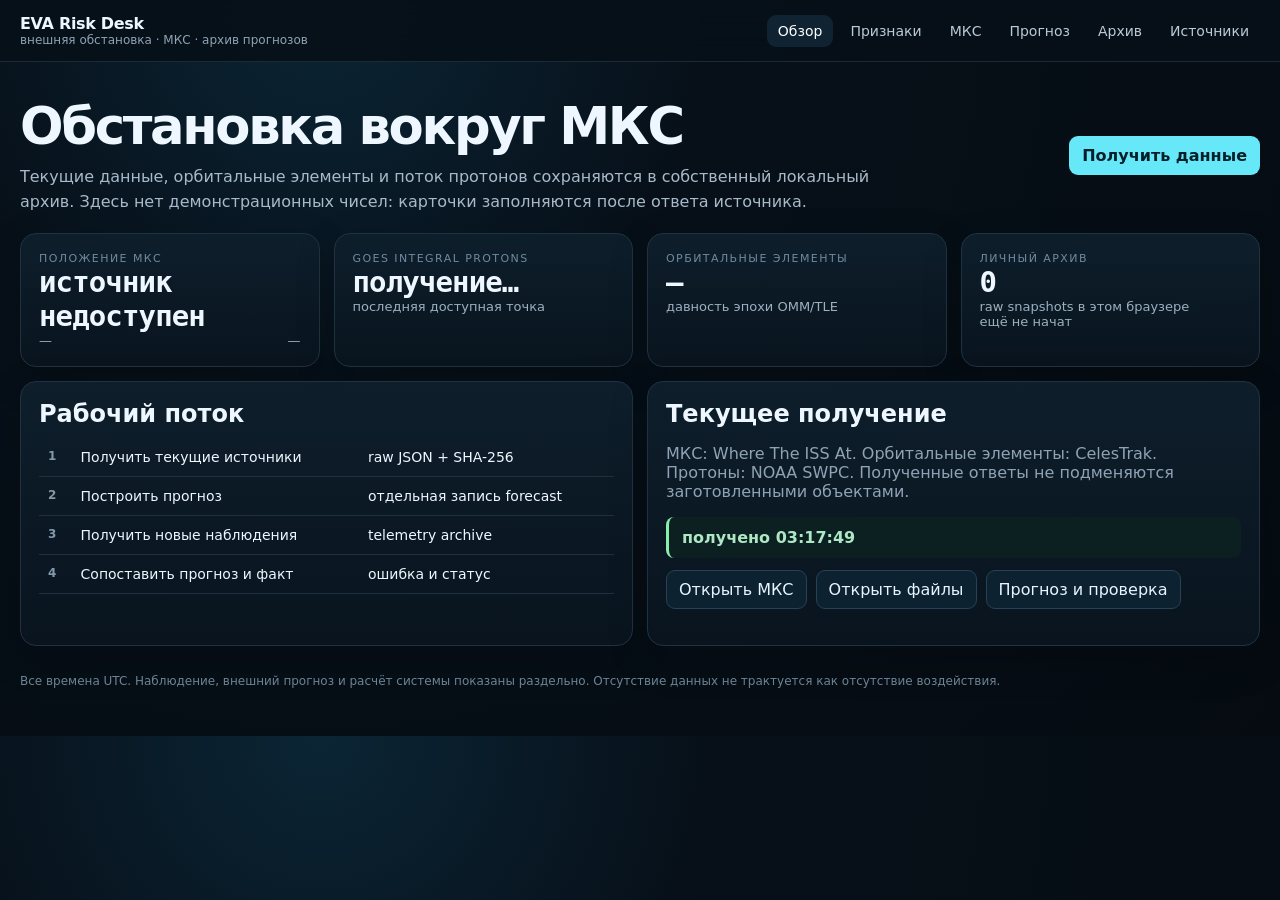
<file: site/index.html>
<!doctype html><html lang="ru"><head><meta charset="utf-8"><meta name="viewport" content="width=device-width,initial-scale=1"><title>Обзор · EVA Risk Desk</title><meta name="description" content="Аналитический сервис внешних рисков ВКД на МКС"><link rel="stylesheet" href="app.css"></head><body data-page="home"><header class="top"><div class="topin"><div><div class="brand">EVA Risk Desk</div><div class="sub">внешняя обстановка · МКС · архив прогнозов</div></div><nav>
<a data-page="home" href="index.html">Обзор</a>
<a data-page="factors" href="factors.html">Признаки</a>
<a data-page="iss" href="iss.html">МКС</a>
<a data-page="analysis" href="analysis.html">Прогноз</a>
<a data-page="archive" href="archive.html">Архив</a>
<a data-page="sources" href="sources.html">Источники</a>
</nav></div></header><div class="shell"><section class="hero"><div class="row"><div><h1>Обстановка вокруг МКС</h1><p>Текущие данные, орбитальные элементы и поток протонов сохраняются в собственный локальный архив. Здесь нет демонстрационных чисел: карточки заполняются после ответа источника.</p></div><button class="primary" data-collect>Получить данные</button></div><div id="collect-status" class="status"></div></section>
<section class="grid g4">
<div class="card"><div class="k">Положение МКС</div><div id="iss-pos" class="big mono">получение…</div><div class="row"><span id="iss-alt" class="status">—</span><span id="iss-speed" class="status">—</span></div><div id="iss-time" class="status"></div></div>
<div class="card"><div class="k">GOES integral protons</div><div id="proton-value" class="big mono">получение…</div><div class="status">последняя доступная точка</div><div id="proton-time" class="status"></div></div>
<div class="card"><div class="k">Орбитальные элементы</div><div id="omm-age" class="big mono">—</div><div class="status">давность эпохи OMM/TLE</div><div id="omm-epoch" class="status"></div></div>
<div class="card"><div class="k">Личный архив</div><div id="archive-count" class="big mono">0</div><div class="status">raw snapshots в этом браузере</div><div id="archive-since" class="status"></div></div>
</section>
<section class="grid g2" style="margin-top:14px">
<div class="card"><h2>Рабочий поток</h2><table><tr><th>1</th><td>Получить текущие источники</td><td>raw JSON + SHA-256</td></tr><tr><th>2</th><td>Построить прогноз</td><td>отдельная запись forecast</td></tr><tr><th>3</th><td>Получить новые наблюдения</td><td>telemetry archive</td></tr><tr><th>4</th><td>Сопоставить прогноз и факт</td><td>ошибка и статус</td></tr></table></div>
<div class="card"><h2>Текущее получение</h2><p class="muted">МКС: Where The ISS At. Орбитальные элементы: CelesTrak. Протоны: NOAA SWPC. Полученные ответы не подменяются заготовленными объектами.</p><div class="notice ok"><b id="refresh-state">подключение к источникам…</b></div><div class="toolbar"><a class="btn" href="iss.html">Открыть МКС</a><a class="btn" href="archive.html">Открыть файлы</a><a class="btn" href="analysis.html">Прогноз и проверка</a></div></div>
</section><div class="footer">Все времена UTC. Наблюдение, внешний прогноз и расчёт системы показаны раздельно. Отсутствие данных не трактуется как отсутствие воздействия.</div></div><script src="app.js"></script></body></html>
</file>
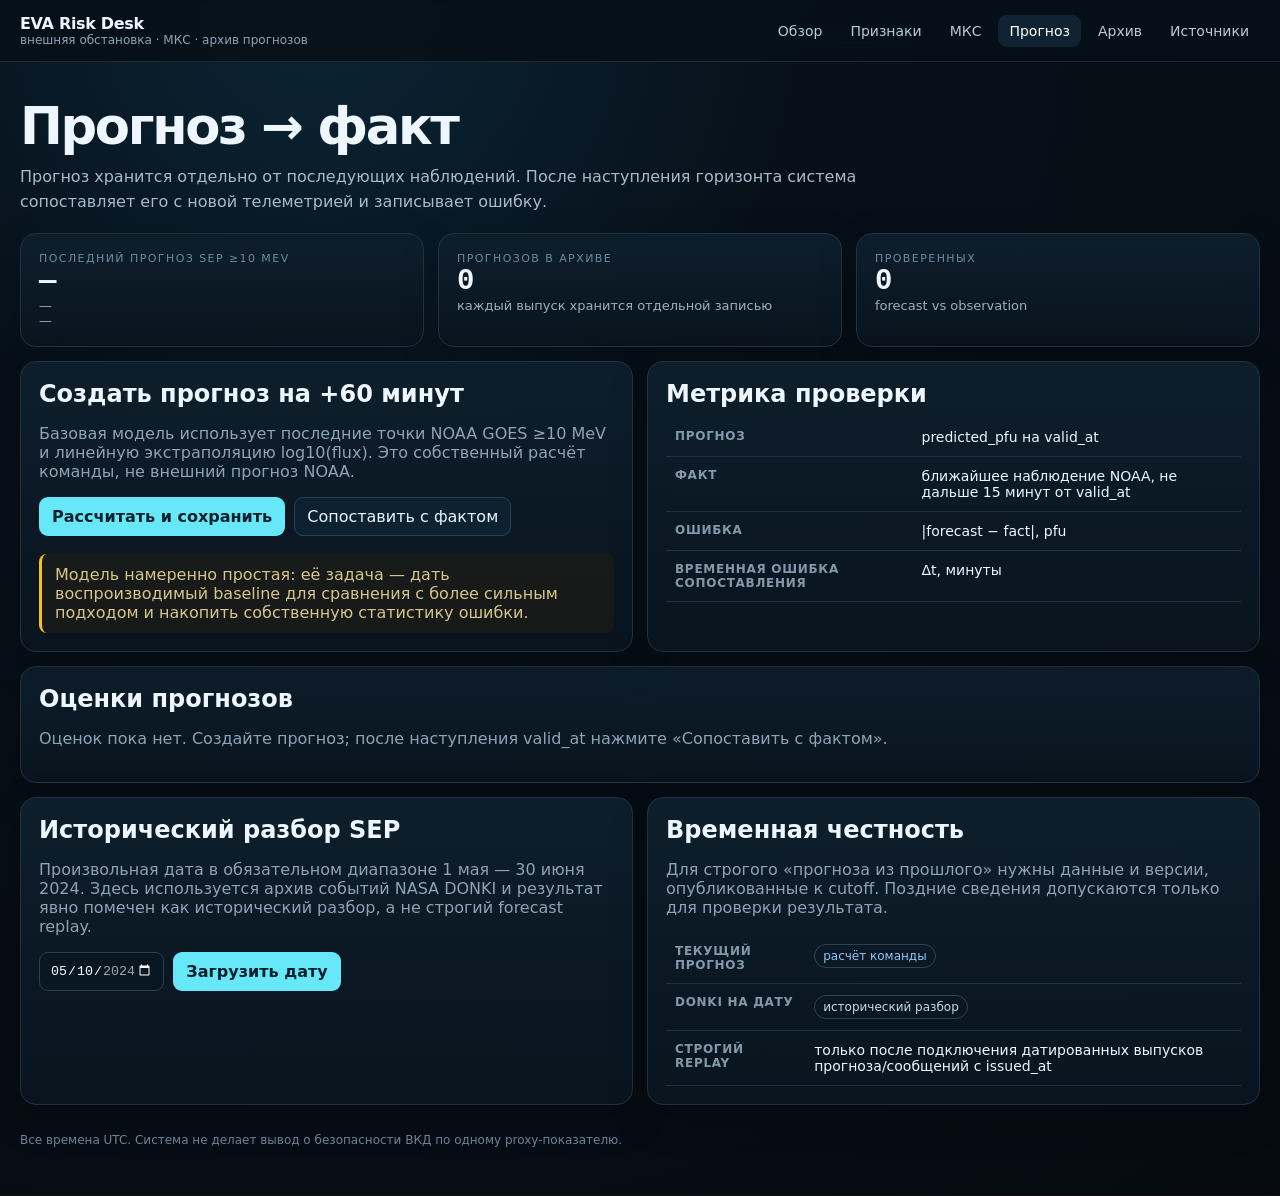
<file: site/analysis.html>
<!doctype html><html lang="ru"><head><meta charset="utf-8"><meta name="viewport" content="width=device-width,initial-scale=1"><title>Прогноз · EVA Risk Desk</title><meta name="description" content="Прогноз и проверка по фактическим данным"><link rel="stylesheet" href="app.css"></head><body data-page="analysis"><header class="top"><div class="topin"><div><div class="brand">EVA Risk Desk</div><div class="sub">внешняя обстановка · МКС · архив прогнозов</div></div><nav><a data-page="home" href="index.html">Обзор</a><a data-page="factors" href="factors.html">Признаки</a><a data-page="iss" href="iss.html">МКС</a><a data-page="analysis" href="analysis.html">Прогноз</a><a data-page="archive" href="archive.html">Архив</a><a data-page="sources" href="sources.html">Источники</a></nav></div></header><div class="shell">
<section class="hero"><h1>Прогноз → факт</h1><p>Прогноз хранится отдельно от последующих наблюдений. После наступления горизонта система сопоставляет его с новой телеметрией и записывает ошибку.</p></section>
<section class="grid g3">
<div class="card"><div class="k">Последний прогноз SEP ≥10 MeV</div><div id="forecast-value" class="big mono">—</div><div id="forecast-valid" class="status">—</div><div id="forecast-model" class="status">—</div></div>
<div class="card"><div class="k">Прогнозов в архиве</div><div id="forecast-count" class="big mono">0</div><div class="status">каждый выпуск хранится отдельной записью</div></div>
<div class="card"><div class="k">Проверенных</div><div id="eval-count" class="big mono">0</div><div class="status">forecast vs observation</div></div>
</section>
<section class="grid g2" style="margin-top:14px">
<div class="card"><h2>Создать прогноз на +60 минут</h2><p class="muted">Базовая модель использует последние точки NOAA GOES ≥10 MeV и линейную экстраполяцию log10(flux). Это собственный расчёт команды, не внешний прогноз NOAA.</p><div class="toolbar"><button class="primary" onclick="createSEPForecast()">Рассчитать и сохранить</button><button onclick="evaluateForecasts()">Сопоставить с фактом</button></div><div id="forecast-state" class="status"></div><div id="eval-state" class="status"></div><div class="notice">Модель намеренно простая: её задача — дать воспроизводимый baseline для сравнения с более сильным подходом и накопить собственную статистику ошибки.</div></div>
<div class="card"><h2>Метрика проверки</h2><table><tr><th>Прогноз</th><td>predicted_pfu на valid_at</td></tr><tr><th>Факт</th><td>ближайшее наблюдение NOAA, не дальше 15 минут от valid_at</td></tr><tr><th>Ошибка</th><td>|forecast − fact|, pfu</td></tr><tr><th>Временная ошибка сопоставления</th><td>Δt, минуты</td></tr></table></div>
</section>
<section class="card" style="margin-top:14px"><h2>Оценки прогнозов</h2><div id="evaluation-list"></div></section>
<section class="grid g2" style="margin-top:14px">
<div class="card"><h2>Исторический разбор SEP</h2><p class="muted">Произвольная дата в обязательном диапазоне 1 мая — 30 июня 2024. Здесь используется архив событий NASA DONKI и результат явно помечен как исторический разбор, а не строгий forecast replay.</p><div class="toolbar"><input id="hist-date" type="date" min="2024-05-01" max="2024-06-30" value="2024-05-10"><button class="primary" onclick="historicalSEP()">Загрузить дату</button></div><div id="hist-state" class="status"></div><div id="hist-results"></div></div>
<div class="card"><h2>Временная честность</h2><p class="muted">Для строгого «прогноза из прошлого» нужны данные и версии, опубликованные к cutoff. Поздние сведения допускаются только для проверки результата.</p><table><tr><th>Текущий прогноз</th><td><span class="pill calc">расчёт команды</span></td></tr><tr><th>DONKI на дату</th><td><span class="pill">исторический разбор</span></td></tr><tr><th>Строгий replay</th><td>только после подключения датированных выпусков прогноза/сообщений с issued_at</td></tr></table></div>
</section>
<div class="footer">Все времена UTC. Система не делает вывод о безопасности ВКД по одному proxy-показателю.</div></div><script src="app.js"></script></body></html>
</file>
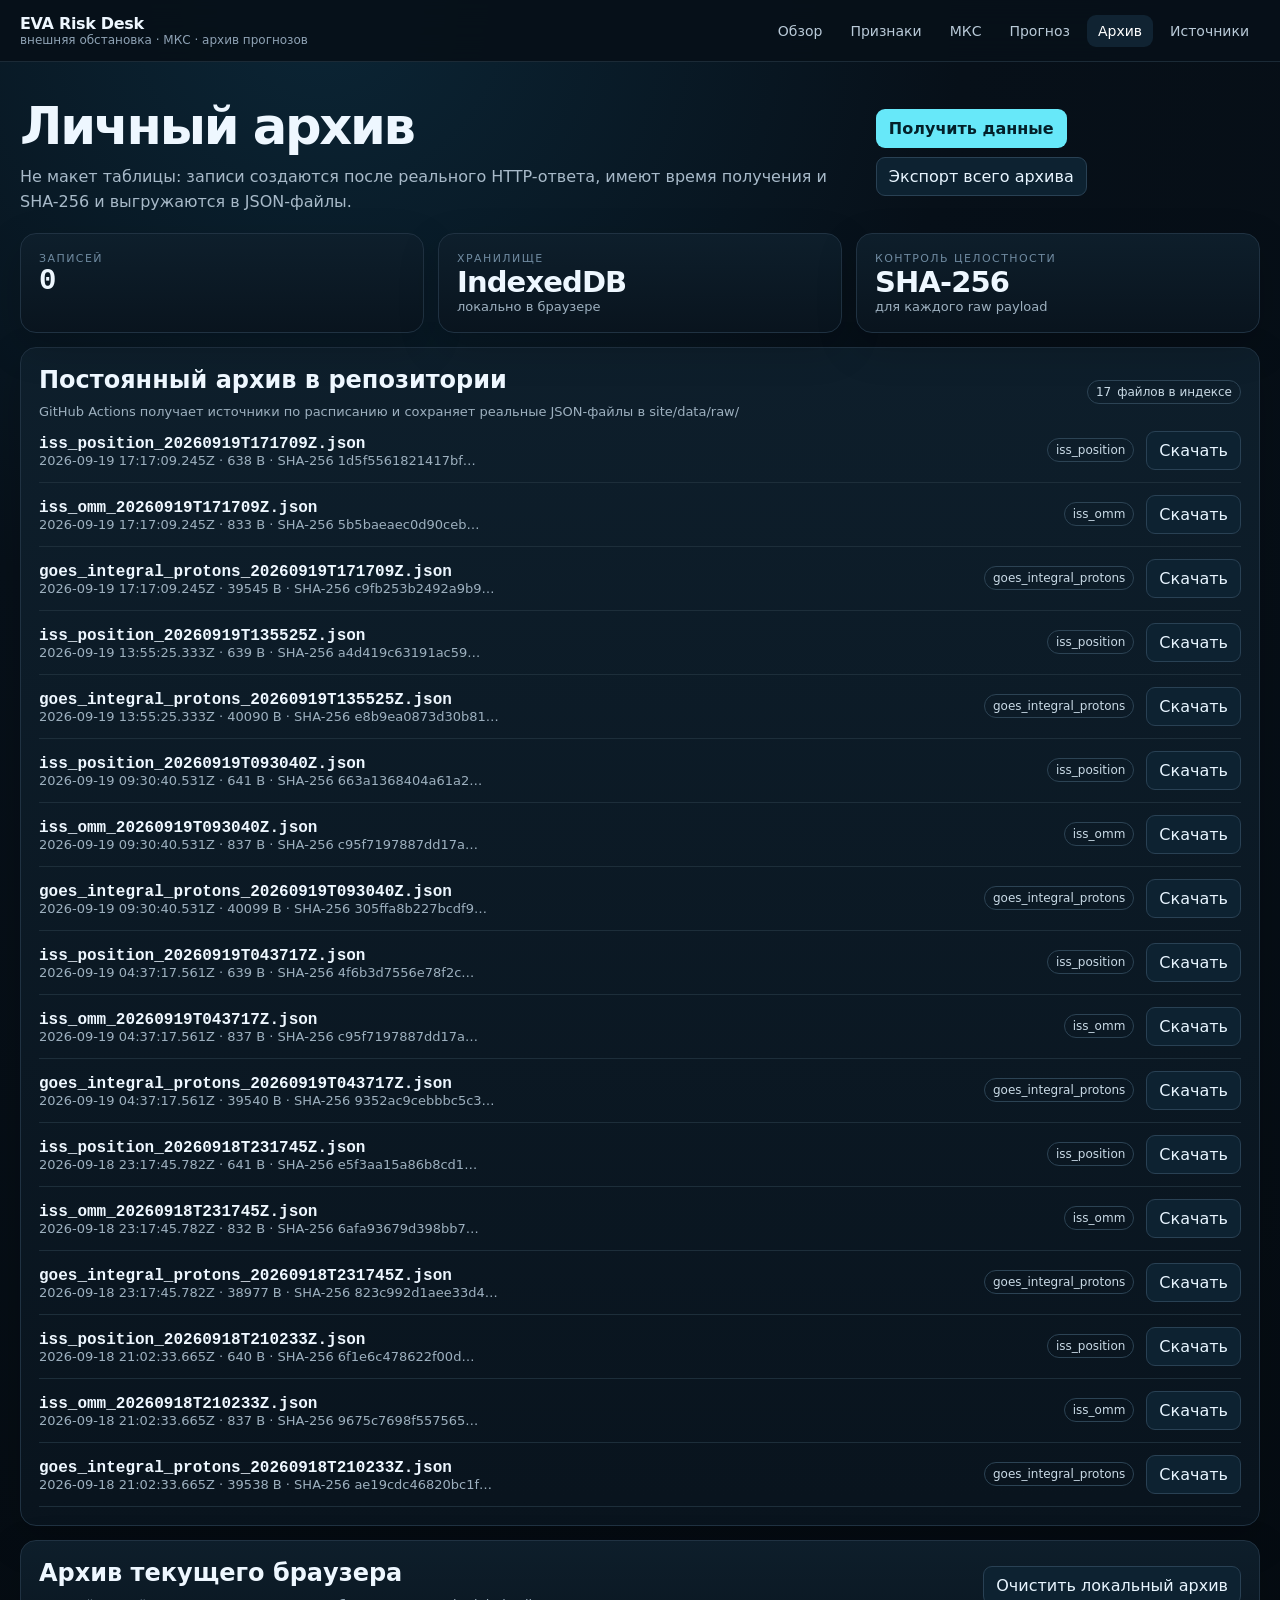
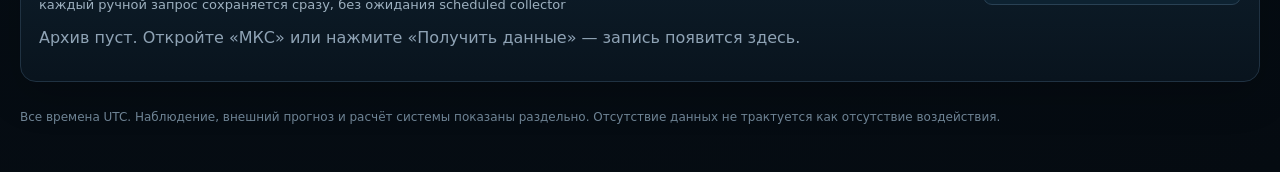
<file: site/archive.html>
<!doctype html><html lang="ru"><head><meta charset="utf-8"><meta name="viewport" content="width=device-width,initial-scale=1"><title>Архив · EVA Risk Desk</title><meta name="description" content="Аналитический сервис внешних рисков ВКД на МКС"><link rel="stylesheet" href="app.css"></head><body data-page="archive"><header class="top"><div class="topin"><div><div class="brand">EVA Risk Desk</div><div class="sub">внешняя обстановка · МКС · архив прогнозов</div></div><nav>
<a data-page="home" href="index.html">Обзор</a>
<a data-page="factors" href="factors.html">Признаки</a>
<a data-page="iss" href="iss.html">МКС</a>
<a data-page="analysis" href="analysis.html">Прогноз</a>
<a data-page="archive" href="archive.html">Архив</a>
<a data-page="sources" href="sources.html">Источники</a>
</nav></div></header><div class="shell"><section class="hero"><div class="row"><div><h1>Личный архив</h1><p>Не макет таблицы: записи создаются после реального HTTP-ответа, имеют время получения и SHA-256 и выгружаются в JSON-файлы.</p></div><div class="toolbar"><button class="primary" data-collect>Получить данные</button><button data-export>Экспорт всего архива</button></div></div><div id="collect-status" class="status"></div></section>
<section class="grid g3"><div class="card"><div class="k">Записей</div><div id="total-files" class="big mono">0</div></div><div class="card"><div class="k">Хранилище</div><div class="big">IndexedDB</div><div class="status">локально в браузере</div></div><div class="card"><div class="k">Контроль целостности</div><div class="big">SHA-256</div><div class="status">для каждого raw payload</div></div></section>
<section class="card" style="margin-top:14px"><div class="row"><div><h2>Постоянный архив в репозитории</h2><div class="status">GitHub Actions получает источники по расписанию и сохраняет реальные JSON-файлы в site/data/raw/</div></div><span class="pill"><span id="repo-file-count">0</span> файлов в индексе</span></div><div id="repo-archive-list"></div></section>
<section class="card" style="margin-top:14px"><div class="row"><div><h2>Архив текущего браузера</h2><div class="status">каждый ручной запрос сохраняется сразу, без ожидания scheduled collector</div></div><button data-clear>Очистить локальный архив</button></div><div id="archive-list"></div></section><div class="footer">Все времена UTC. Наблюдение, внешний прогноз и расчёт системы показаны раздельно. Отсутствие данных не трактуется как отсутствие воздействия.</div></div><script src="app.js"></script></body></html>
</file>
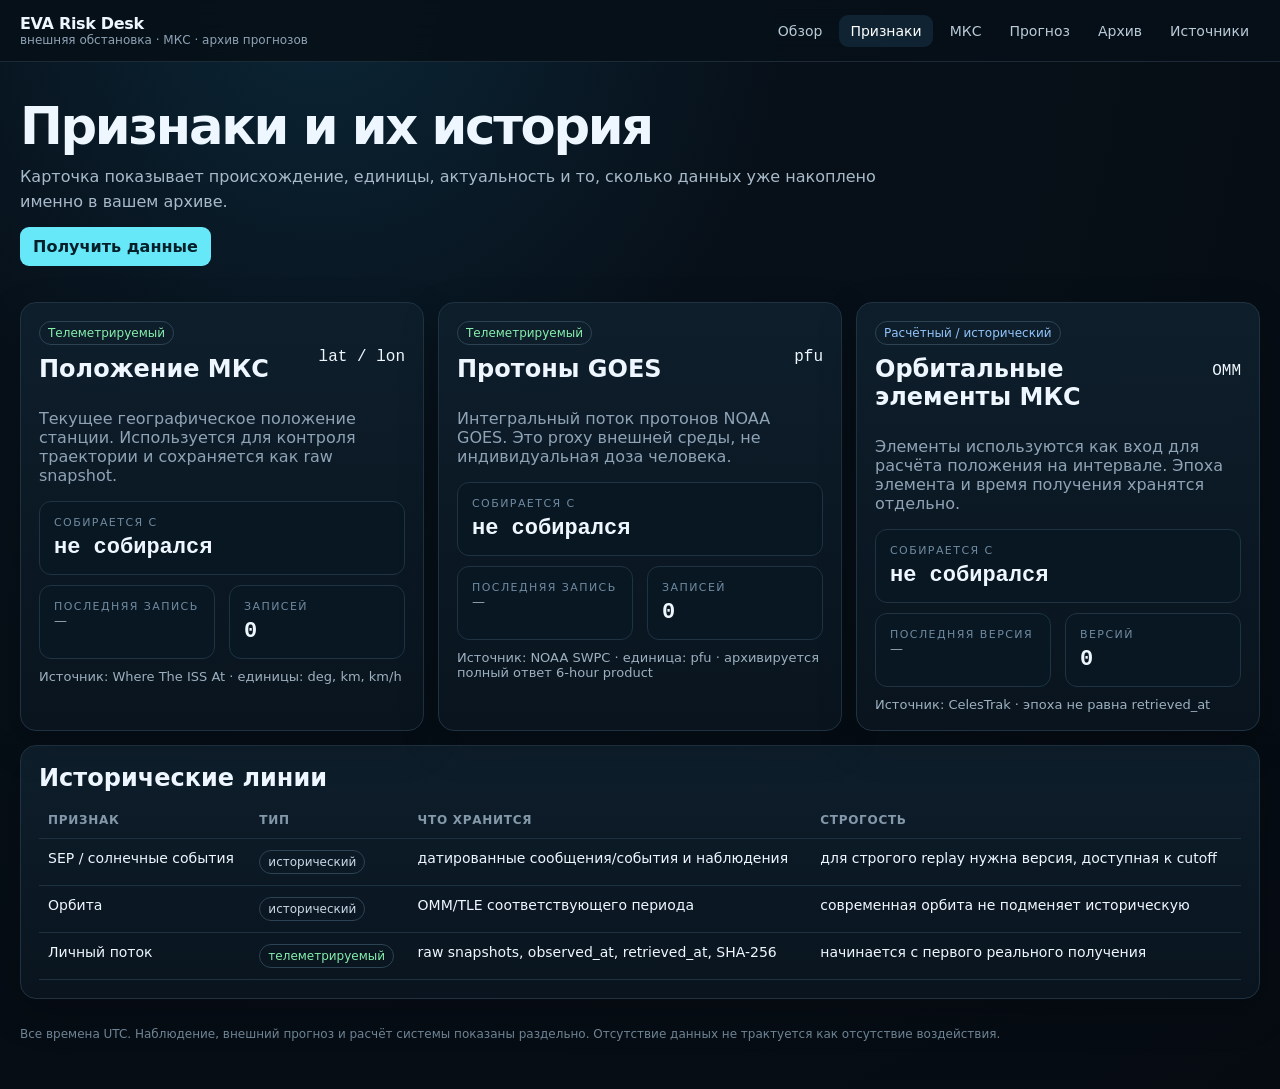
<file: site/factors.html>
<!doctype html><html lang="ru"><head><meta charset="utf-8"><meta name="viewport" content="width=device-width,initial-scale=1"><title>Признаки · EVA Risk Desk</title><meta name="description" content="Аналитический сервис внешних рисков ВКД на МКС"><link rel="stylesheet" href="app.css"></head><body data-page="factors"><header class="top"><div class="topin"><div><div class="brand">EVA Risk Desk</div><div class="sub">внешняя обстановка · МКС · архив прогнозов</div></div><nav>
<a data-page="home" href="index.html">Обзор</a>
<a data-page="factors" href="factors.html">Признаки</a>
<a data-page="iss" href="iss.html">МКС</a>
<a data-page="analysis" href="analysis.html">Прогноз</a>
<a data-page="archive" href="archive.html">Архив</a>
<a data-page="sources" href="sources.html">Источники</a>
</nav></div></header><div class="shell"><section class="hero"><h1>Признаки и их история</h1><p>Карточка показывает происхождение, единицы, актуальность и то, сколько данных уже накоплено именно в вашем архиве.</p><div class="toolbar"><button class="primary" data-collect>Получить данные</button><span id="collect-status" class="status"></span></div></section>
<section class="grid g3">
<div class="card"><div class="row"><div><span class="pill live">Телеметрируемый</span><h2 style="margin-top:10px">Положение МКС</h2></div><span class="mono">lat / lon</span></div><p class="muted">Текущее географическое положение станции. Используется для контроля траектории и сохраняется как raw snapshot.</p><div class="metric"><div class="k">Собирается с</div><div id="iss-since" class="v mono">—</div></div><div class="grid g2" style="margin-top:10px"><div class="metric"><div class="k">Последняя запись</div><div id="iss-last" class="status">—</div></div><div class="metric"><div class="k">Записей</div><div id="iss-count" class="v mono">0</div></div></div><div class="status" style="margin-top:10px">Источник: Where The ISS At · единицы: deg, km, km/h</div></div>
<div class="card"><div class="row"><div><span class="pill live">Телеметрируемый</span><h2 style="margin-top:10px">Протоны GOES</h2></div><span class="mono">pfu</span></div><p class="muted">Интегральный поток протонов NOAA GOES. Это proxy внешней среды, не индивидуальная доза человека.</p><div class="metric"><div class="k">Собирается с</div><div id="sep-since" class="v mono">—</div></div><div class="grid g2" style="margin-top:10px"><div class="metric"><div class="k">Последняя запись</div><div id="sep-last" class="status">—</div></div><div class="metric"><div class="k">Записей</div><div id="sep-count" class="v mono">0</div></div></div><div class="status" style="margin-top:10px">Источник: NOAA SWPC · единица: pfu · архивируется полный ответ 6-hour product</div></div>
<div class="card"><div class="row"><div><span class="pill calc">Расчётный / исторический</span><h2 style="margin-top:10px">Орбитальные элементы МКС</h2></div><span class="mono">OMM</span></div><p class="muted">Элементы используются как вход для расчёта положения на интервале. Эпоха элемента и время получения хранятся отдельно.</p><div class="metric"><div class="k">Собирается с</div><div id="omm-since" class="v mono">—</div></div><div class="grid g2" style="margin-top:10px"><div class="metric"><div class="k">Последняя версия</div><div id="omm-last" class="status">—</div></div><div class="metric"><div class="k">Версий</div><div id="omm-count" class="v mono">0</div></div></div><div class="status" style="margin-top:10px">Источник: CelesTrak · эпоха не равна retrieved_at</div></div>
</section>
<section class="card" style="margin-top:14px"><h2>Исторические линии</h2><table><tr><th>Признак</th><th>Тип</th><th>Что хранится</th><th>Строгость</th></tr><tr><td>SEP / солнечные события</td><td><span class="pill">исторический</span></td><td>датированные сообщения/события и наблюдения</td><td>для строгого replay нужна версия, доступная к cutoff</td></tr><tr><td>Орбита</td><td><span class="pill">исторический</span></td><td>OMM/TLE соответствующего периода</td><td>современная орбита не подменяет историческую</td></tr><tr><td>Личный поток</td><td><span class="pill live">телеметрируемый</span></td><td>raw snapshots, observed_at, retrieved_at, SHA-256</td><td>начинается с первого реального получения</td></tr></table></section><div class="footer">Все времена UTC. Наблюдение, внешний прогноз и расчёт системы показаны раздельно. Отсутствие данных не трактуется как отсутствие воздействия.</div></div><script src="app.js"></script></body></html>
</file>
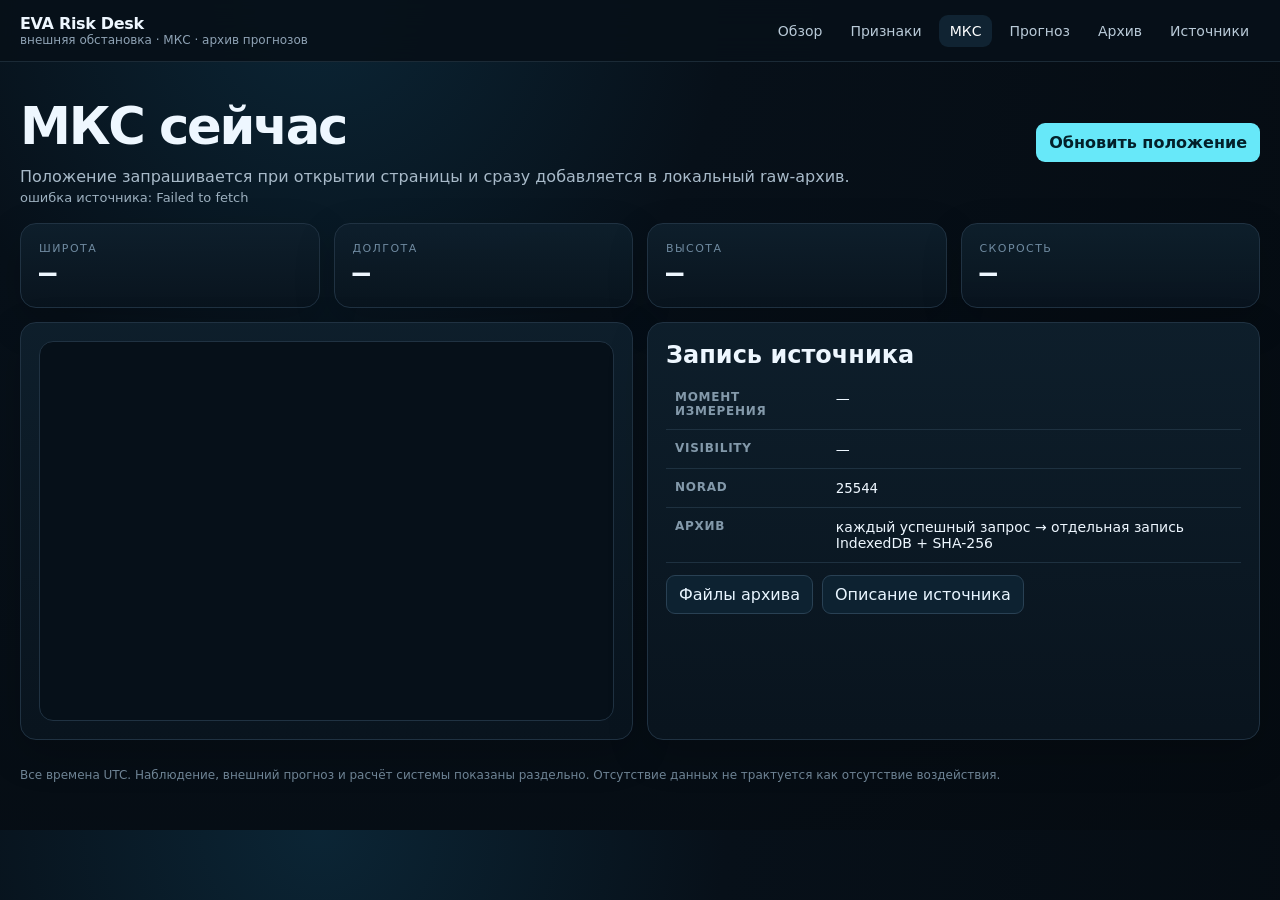
<file: site/iss.html>
<!doctype html><html lang="ru"><head><meta charset="utf-8"><meta name="viewport" content="width=device-width,initial-scale=1"><title>МКС сейчас · EVA Risk Desk</title><meta name="description" content="Аналитический сервис внешних рисков ВКД на МКС"><link rel="stylesheet" href="app.css"></head><body data-page="iss"><header class="top"><div class="topin"><div><div class="brand">EVA Risk Desk</div><div class="sub">внешняя обстановка · МКС · архив прогнозов</div></div><nav>
<a data-page="home" href="index.html">Обзор</a>
<a data-page="factors" href="factors.html">Признаки</a>
<a data-page="iss" href="iss.html">МКС</a>
<a data-page="analysis" href="analysis.html">Прогноз</a>
<a data-page="archive" href="archive.html">Архив</a>
<a data-page="sources" href="sources.html">Источники</a>
</nav></div></header><div class="shell"><section class="hero"><div class="row"><div><h1>МКС сейчас</h1><p>Положение запрашивается при открытии страницы и сразу добавляется в локальный raw-архив.</p></div><button class="primary" onclick="refreshISS()">Обновить положение</button></div><div id="iss-state" class="status">подключение…</div></section>
<section class="grid g4"><div class="card"><div class="k">Широта</div><div id="lat" class="big mono">—</div></div><div class="card"><div class="k">Долгота</div><div id="lon" class="big mono">—</div></div><div class="card"><div class="k">Высота</div><div id="alt" class="big mono">—</div></div><div class="card"><div class="k">Скорость</div><div id="vel" class="big mono">—</div></div></section>
<section class="grid g2" style="margin-top:14px"><div class="card"><div class="mapbox"><iframe id="iss-map" title="Положение МКС на OpenStreetMap"></iframe></div></div><div class="card"><h2>Запись источника</h2><table><tr><th>Момент измерения</th><td id="ts">—</td></tr><tr><th>Visibility</th><td id="vis">—</td></tr><tr><th>NORAD</th><td class="mono">25544</td></tr><tr><th>Архив</th><td>каждый успешный запрос → отдельная запись IndexedDB + SHA-256</td></tr></table><div class="toolbar"><a class="btn" href="archive.html">Файлы архива</a><a class="btn" href="sources.html">Описание источника</a></div></div></section><div class="footer">Все времена UTC. Наблюдение, внешний прогноз и расчёт системы показаны раздельно. Отсутствие данных не трактуется как отсутствие воздействия.</div></div><script src="app.js"></script></body></html>
</file>
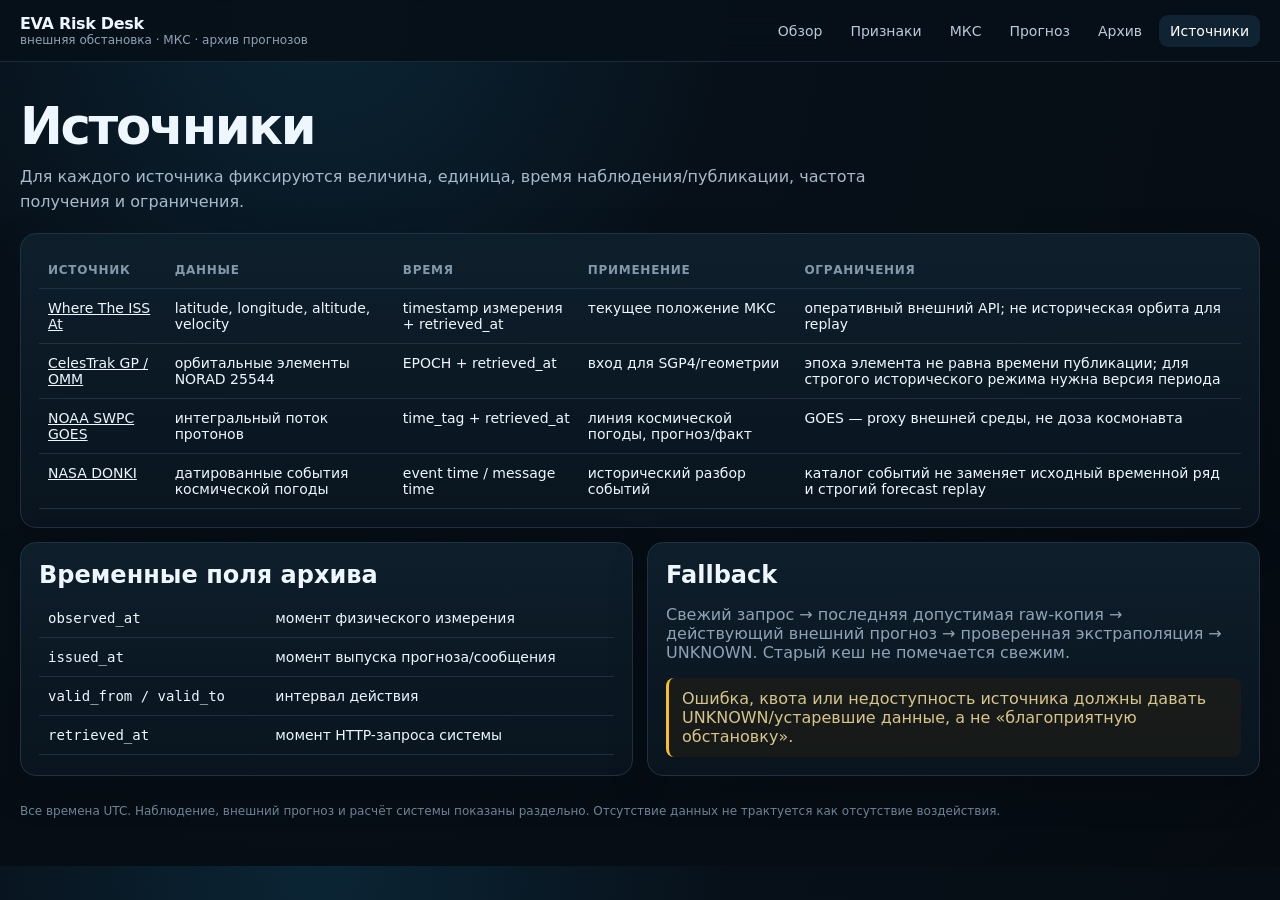
<file: site/sources.html>
<!doctype html><html lang="ru"><head><meta charset="utf-8"><meta name="viewport" content="width=device-width,initial-scale=1"><title>Источники · EVA Risk Desk</title><meta name="description" content="Аналитический сервис внешних рисков ВКД на МКС"><link rel="stylesheet" href="app.css"></head><body data-page="sources"><header class="top"><div class="topin"><div><div class="brand">EVA Risk Desk</div><div class="sub">внешняя обстановка · МКС · архив прогнозов</div></div><nav>
<a data-page="home" href="index.html">Обзор</a>
<a data-page="factors" href="factors.html">Признаки</a>
<a data-page="iss" href="iss.html">МКС</a>
<a data-page="analysis" href="analysis.html">Прогноз</a>
<a data-page="archive" href="archive.html">Архив</a>
<a data-page="sources" href="sources.html">Источники</a>
</nav></div></header><div class="shell"><section class="hero"><h1>Источники</h1><p>Для каждого источника фиксируются величина, единица, время наблюдения/публикации, частота получения и ограничения.</p></section>
<section class="card"><table><tr><th>Источник</th><th>Данные</th><th>Время</th><th>Применение</th><th>Ограничения</th></tr>
<tr><td><a href="https://api.wheretheiss.at/v1/satellites/25544" target="_blank" rel="noreferrer">Where The ISS At</a></td><td>latitude, longitude, altitude, velocity</td><td>timestamp измерения + retrieved_at</td><td>текущее положение МКС</td><td>оперативный внешний API; не историческая орбита для replay</td></tr>
<tr><td><a href="https://celestrak.org/NORAD/elements/gp.php?CATNR=25544&FORMAT=JSON" target="_blank" rel="noreferrer">CelesTrak GP / OMM</a></td><td>орбитальные элементы NORAD 25544</td><td>EPOCH + retrieved_at</td><td>вход для SGP4/геометрии</td><td>эпоха элемента не равна времени публикации; для строгого исторического режима нужна версия периода</td></tr>
<tr><td><a href="https://services.swpc.noaa.gov/json/goes/primary/integral-protons-plot-6-hour.json" target="_blank" rel="noreferrer">NOAA SWPC GOES</a></td><td>интегральный поток протонов</td><td>time_tag + retrieved_at</td><td>линия космической погоды, прогноз/факт</td><td>GOES — proxy внешней среды, не доза космонавта</td></tr>
<tr><td><a href="https://api.nasa.gov/" target="_blank" rel="noreferrer">NASA DONKI</a></td><td>датированные события космической погоды</td><td>event time / message time</td><td>исторический разбор событий</td><td>каталог событий не заменяет исходный временной ряд и строгий forecast replay</td></tr>
</table></section>
<section class="grid g2" style="margin-top:14px"><div class="card"><h2>Временные поля архива</h2><table><tr><td class="mono">observed_at</td><td>момент физического измерения</td></tr><tr><td class="mono">issued_at</td><td>момент выпуска прогноза/сообщения</td></tr><tr><td class="mono">valid_from / valid_to</td><td>интервал действия</td></tr><tr><td class="mono">retrieved_at</td><td>момент HTTP-запроса системы</td></tr></table></div><div class="card"><h2>Fallback</h2><p class="muted">Свежий запрос → последняя допустимая raw-копия → действующий внешний прогноз → проверенная экстраполяция → UNKNOWN. Старый кеш не помечается свежим.</p><div class="notice">Ошибка, квота или недоступность источника должны давать UNKNOWN/устаревшие данные, а не «благоприятную обстановку».</div></div></section><div class="footer">Все времена UTC. Наблюдение, внешний прогноз и расчёт системы показаны раздельно. Отсутствие данных не трактуется как отсутствие воздействия.</div></div><script src="app.js"></script></body></html>
</file>
<file: site/app.css>
:root{color-scheme:dark;--bg:#071019;--panel:#0b1722;--line:#203242;--muted:#8fa3b5;--text:#eef7ff;--cyan:#67e8f9;--green:#86efac;--amber:#fbbf24;--red:#fb7185;--blue:#93c5fd}*{box-sizing:border-box}body{margin:0;font-family:Inter,ui-sans-serif,system-ui,-apple-system,BlinkMacSystemFont,"Segoe UI",sans-serif;background:radial-gradient(circle at 25% 0,#0b2535 0,#071019 32%,#050b11 100%);color:var(--text)}a{color:inherit}.shell{max-width:1480px;margin:auto;padding:0 20px 48px}.top{position:sticky;top:0;z-index:10;background:rgba(7,16,25,.94);backdrop-filter:blur(14px);border-bottom:1px solid #1b2a36}.topin{max-width:1480px;margin:auto;padding:14px 20px;display:flex;gap:24px;align-items:center;justify-content:space-between}.brand{font-weight:800;letter-spacing:-.02em}.sub{font-size:12px;color:var(--muted)}nav{display:flex;gap:6px;flex-wrap:wrap}nav a{padding:8px 11px;border-radius:9px;text-decoration:none;color:#b9cad8;font-size:14px}nav a.active,nav a:hover{background:#102332;color:white}.hero{padding:34px 0 18px}.hero h1{font-size:clamp(30px,4vw,54px);margin:0 0 9px;letter-spacing:-.045em}.hero p{max-width:900px;color:#a8bac9;margin:0;line-height:1.55}.grid{display:grid;gap:14px}.g2{grid-template-columns:repeat(2,minmax(0,1fr))}.g3{grid-template-columns:repeat(3,minmax(0,1fr))}.g4{grid-template-columns:repeat(4,minmax(0,1fr))}.card{background:linear-gradient(180deg,rgba(14,31,44,.95),rgba(9,20,30,.97));border:1px solid var(--line);border-radius:16px;padding:18px;box-shadow:0 14px 40px rgba(0,0,0,.18)}.card h2,.card h3{margin:0 0 10px}.k{font-size:11px;text-transform:uppercase;letter-spacing:.13em;color:#6f8aa0}.big{font-size:29px;font-weight:800;letter-spacing:-.03em}.muted{color:var(--muted)}.mono{font-family:ui-monospace,SFMono-Regular,Menlo,monospace}.row{display:flex;align-items:center;justify-content:space-between;gap:14px}.pill{display:inline-flex;align-items:center;gap:6px;border:1px solid #2c4354;border-radius:999px;padding:4px 8px;font-size:12px;color:#c9dae6}.live{color:var(--green)}.warn{color:var(--amber)}.bad{color:var(--red)}.calc{color:var(--blue)}button,.btn{border:1px solid #294154;background:#0d2231;color:#e8f5ff;padding:9px 12px;border-radius:9px;cursor:pointer;text-decoration:none;font:inherit}button.primary,.btn.primary{background:var(--cyan);color:#03202a;border-color:transparent;font-weight:750}button:hover,.btn:hover{filter:brightness(1.12)}table{width:100%;border-collapse:collapse;font-size:14px}th,td{padding:11px 9px;border-bottom:1px solid #1e3140;text-align:left;vertical-align:top}th{color:#8399aa;font-weight:650;font-size:12px;text-transform:uppercase;letter-spacing:.06em}.metric{padding:14px;border:1px solid #1f3343;background:#091722;border-radius:12px}.metric .v{font-size:22px;font-weight:800;margin-top:6px}.status{font-size:13px;color:#9db0bf}.toolbar{display:flex;gap:9px;flex-wrap:wrap;margin:12px 0 18px}input,select{background:#091722;color:white;border:1px solid #294154;border-radius:9px;padding:9px 10px}.notice{border-left:3px solid var(--amber);padding:11px 13px;background:#2b210d66;border-radius:8px;color:#d8c58b}.ok{border-left-color:var(--green);background:#0d2b1f66;color:#aee7c4}.file{display:grid;grid-template-columns:1fr auto auto;gap:12px;align-items:center;padding:12px 0;border-bottom:1px solid #1d2e3a}.spark{height:8px;border-radius:999px;background:linear-gradient(90deg,#0ea5e9,#67e8f9);margin-top:10px}.footer{margin-top:28px;color:#6e8394;font-size:12px}.mapbox{height:380px;border-radius:14px;overflow:hidden;border:1px solid #203242;background:#061019}.mapbox iframe{width:100%;height:100%;border:0}@media(max-width:900px){.g4,.g3,.g2{grid-template-columns:1fr}.topin{align-items:flex-start;flex-direction:column}.file{grid-template-columns:1fr}.shell{padding-left:14px;padding-right:14px}}
</file>
